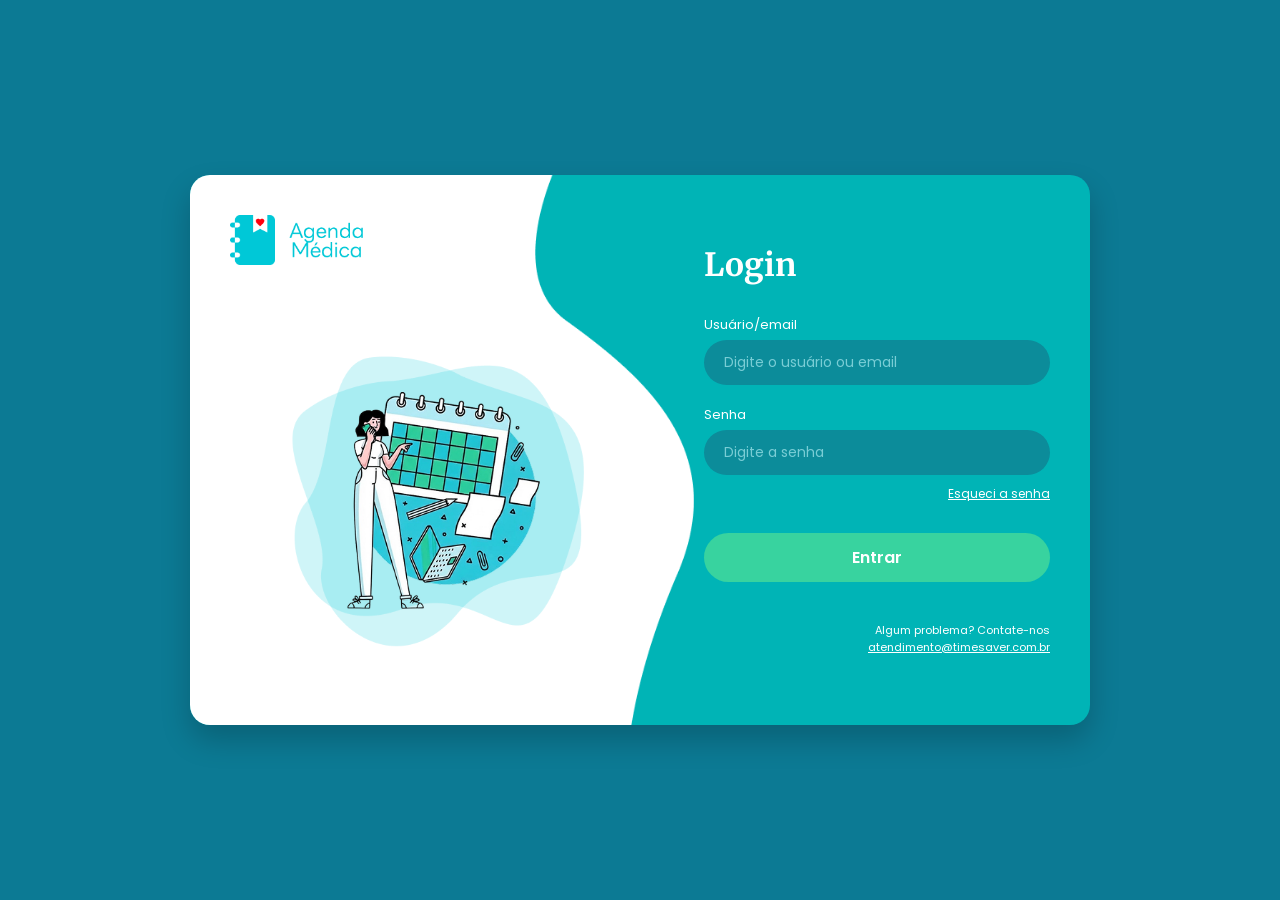
<file: frontend/index.html>
<!DOCTYPE html>
<html lang="pt-BR">
<head>
    <meta charset="UTF-8">
    <meta name="viewport" content="width=device-width, initial-scale=1.0">
    <title>Login - Agenda Médica</title>
    <link href="https://fonts.googleapis.com/css2?family=Merriweather:wght@700&family=Poppins:wght@400;500;600&display=swap" rel="stylesheet">
    <link rel="stylesheet" href="css/index.css">
</head>
<body>

    <div class="login-card">
        
        <div class="left-side">
            <div class="logo">
                <img src="img/logo-agenda.png" alt="Agenda Médica">
            </div>
            <div class="illustration">
                <img src="img/ilustracao-login.png" alt="Ilustração de Calendário">
            </div>
        </div>

        <!-- LADO DIREITO -->
        <div class="right-side">
            <h2>Login</h2>
            
            <div id="mensagem-erro" class="mensagem-erro"></div>

            <form id="form-login">
                <div class="input-group">
                    <label>Usuário/email</label>
                    <input type="text" id="usuario" placeholder="Digite o usuário ou email" required>
                </div>
                <div class="input-group">
                    <label>Senha</label>
                    <input type="password" id="senha" placeholder="Digite a senha" required>
                </div>
                
                <a href="#" class="forgot-password">Esqueci a senha</a>
                
                <button type="submit" class="btn-entrar">Entrar</button>
            </form>

            <div class="support-text">
                Algum problema? Contate-nos<br>
                <a href="mailto:atendimento@timesaver.com.br">atendimento@timesaver.com.br</a>
            </div>
        </div>

    </div>

    <script src="js/app.js"></script>
</body>
</html>
</file>
<file: frontend/css/index.css>
/* Reset básico e fontes */
* {
    margin: 0;
    padding: 0;
    box-sizing: border-box;
    font-family: 'Poppins', sans-serif;
}

body {
    /* Cor de fundo azul escuro da tela inteira */
    background-color: #0c7a94; 
    height: 100vh;
    display: flex;
    align-items: center;
    justify-content: center;
}

/* Container principal do Card */
.login-card {
    display: flex;
    width: 900px;
    height: 550px;
    /* O card inteiro recebe a cor verde-água */
    background-color: #00b4b6;
    border-radius: 20px;
    box-shadow: 0 15px 30px rgba(0,0,0,0.2);
    overflow: hidden;
}

/* LADO ESQUERDO (Fundo Branco em Onda) */
.left-side {
    flex: 1.1; /* Dá um pouco mais de espaço para a onda não esmagar a ilustração */
    
    /* AQUI ENTRA A SUA IMAGEM DA ONDA */
    background-image: url('../img/fundo-branco.png');
    background-size: cover; /* Faz a imagem cobrir todo o espaço */
    background-position: left center;
    background-repeat: no-repeat;
    
    padding: 40px;
    display: flex;
    flex-direction: column;
}

.logo img {
    height: 50px;
}

.illustration {
    margin-top: 40px;
    text-align: center;
    flex-grow: 1;
    display: flex;
    align-items: center;
    justify-content: center;
}

.illustration img {
    max-width: 90%; /* Evita que a ilustração fique por cima da onda */
    height: auto;
}

/* LADO DIREITO (Verde-água com o formulário) */
.right-side {
    flex: 0.9; /* Ocupa o restante do espaço */
    padding: 50px 40px 50px 10px;
    color: #ffffff;
    display: flex;
    flex-direction: column;
    justify-content: center;
}

.right-side h2 {
    font-family: 'Merriweather', serif;
    font-size: 32px;
    margin-bottom: 30px;
    font-weight: 700;
}

.input-group {
    margin-bottom: 20px;
    display: flex;
    flex-direction: column;
}

.input-group label {
    font-size: 13px;
    margin-bottom: 5px;
}

/* Estilo dos inputs arredondados */
.input-group input {
    background-color: #0c8c9a;
    border: none;
    border-radius: 25px;
    padding: 12px 20px;
    color: #ffffff;
    font-size: 14px;
    outline: none;
}

.input-group input::placeholder {
    color: #79cdd5;
}

.forgot-password {
    color: #ffffff;
    font-size: 12px;
    text-align: right;
    display: block;
    margin-top: -10px;
    margin-bottom: 30px;
    text-decoration: underline;
}

/* Botão Entrar */
.btn-entrar {
    background-color: #38d39f;
    color: #ffffff;
    border: none;
    border-radius: 25px;
    padding: 12px;
    width: 100%;
    font-size: 16px;
    font-weight: 600;
    cursor: pointer;
    transition: background-color 0.3s;
}

.btn-entrar:hover {
    background-color: #2ebc8d;
}

/* Footer de contato */
.support-text {
    text-align: right;
    font-size: 11px;
    margin-top: 40px;
    line-height: 1.5;
}

.support-text a {
    color: #ffffff;
    text-decoration: underline;
}

/* Mensagem de Erro */
.mensagem-erro {
    background-color: #ff4d4d;
    color: white;
    padding: 10px;
    border-radius: 10px;
    font-size: 13px;
    margin-bottom: 15px;
    text-align: center;
    display: none;
}

/* =========================================
   RESPONSIVIDADE (CELULARES E TABLETS)
   ========================================= */
@media (max-width: 900px) {
    body {
        padding: 20px;
    }

    .login-card {
        width: 100%;
        max-width: 500px; /* Evita que fique largo demais em tablets */
        height: auto;
        flex-direction: column; /* Empilha a esquerda e a direita */
    }

    .left-side {
        flex: none;
        padding: 30px;
        background-image: none; /* Tira a imagem da onda que quebra o layout no celular */
        background-color: #ffffff;
        align-items: center;
    }

    .logo img {
        height: 60px;
    }

    .illustration {
        display: none; /* Esconde a ilustração grande no celular para poupar espaço */
    }

    .right-side {
        flex: none;
        width: 100%;
        padding: 40px 30px;
        /* Como empilhou, não precisa daquela margem negativa */
        margin-left: 0; 
        border-radius: 0; /* Remove os raios tortos usados para o efeito no desktop */
        background-color: #00b4b6;
    }

    .right-side h2 {
        text-align: center;
        font-size: 28px;
    }
}
</file>
